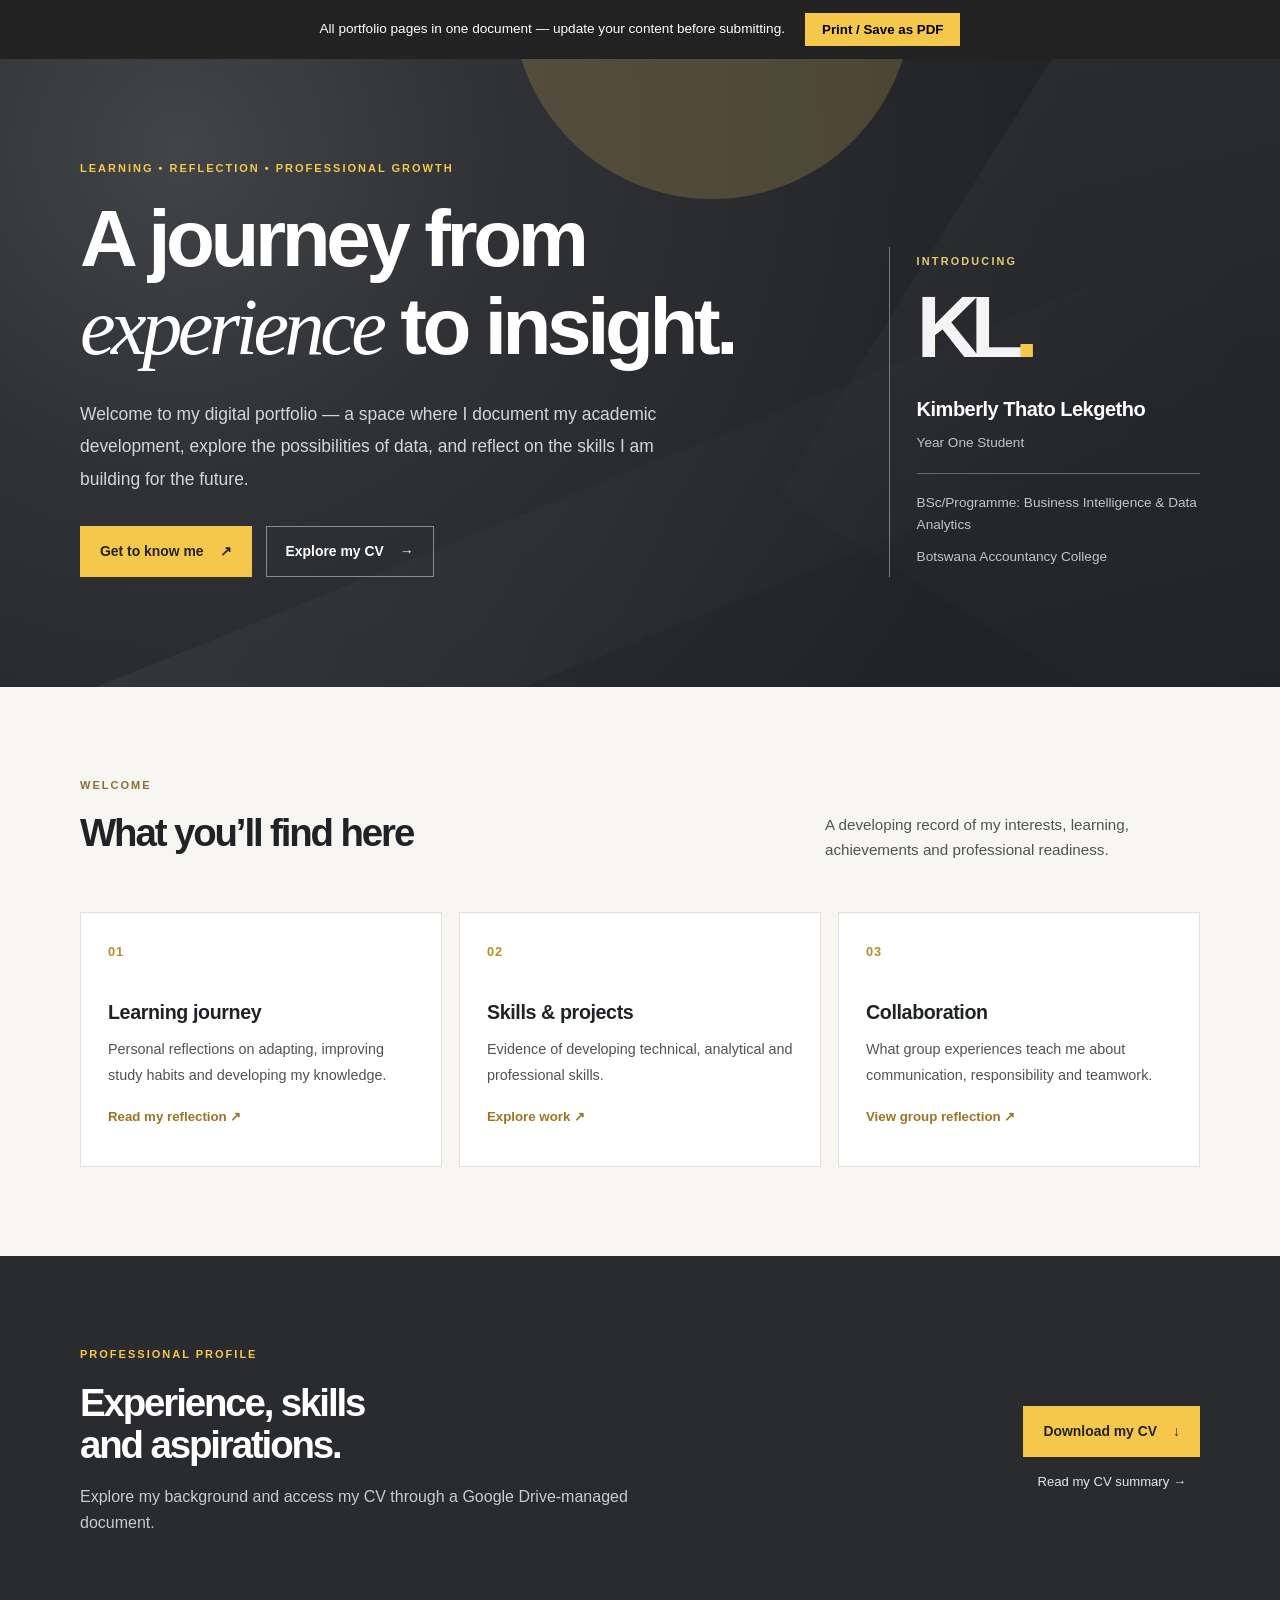
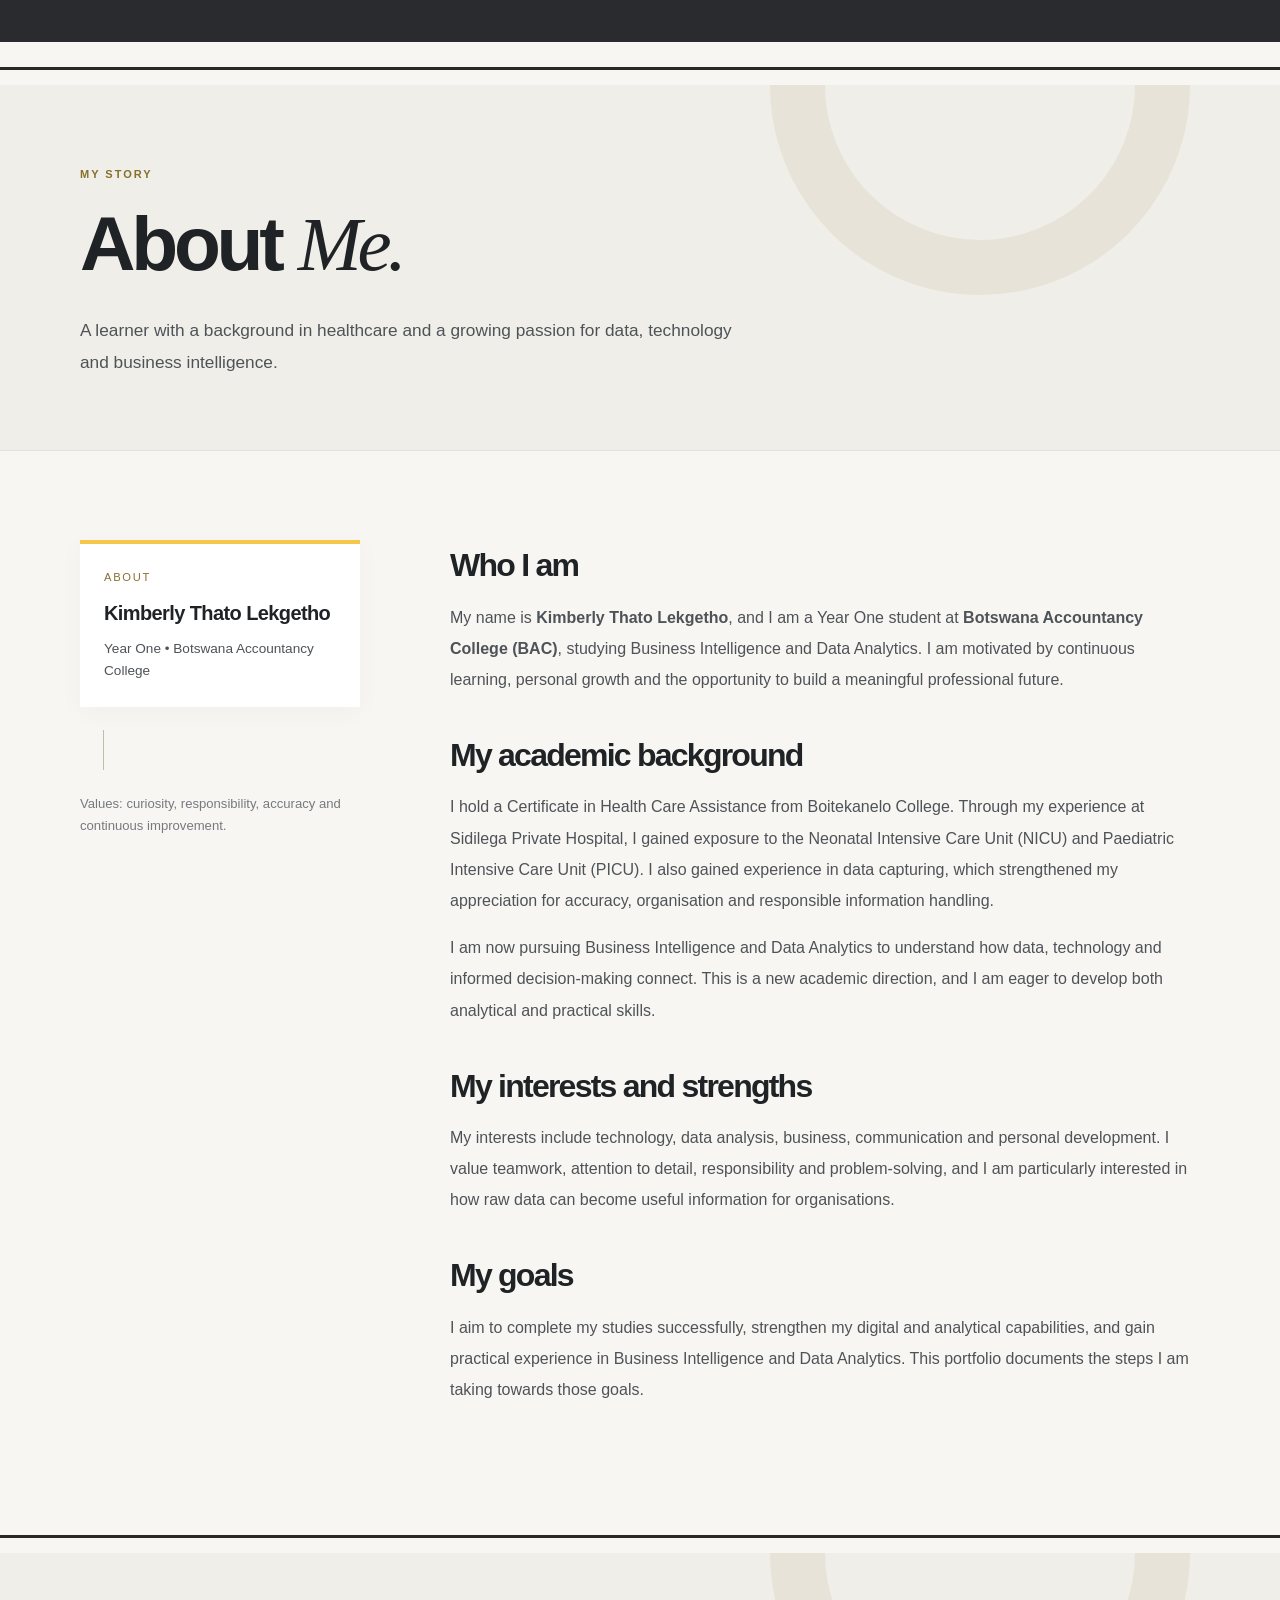
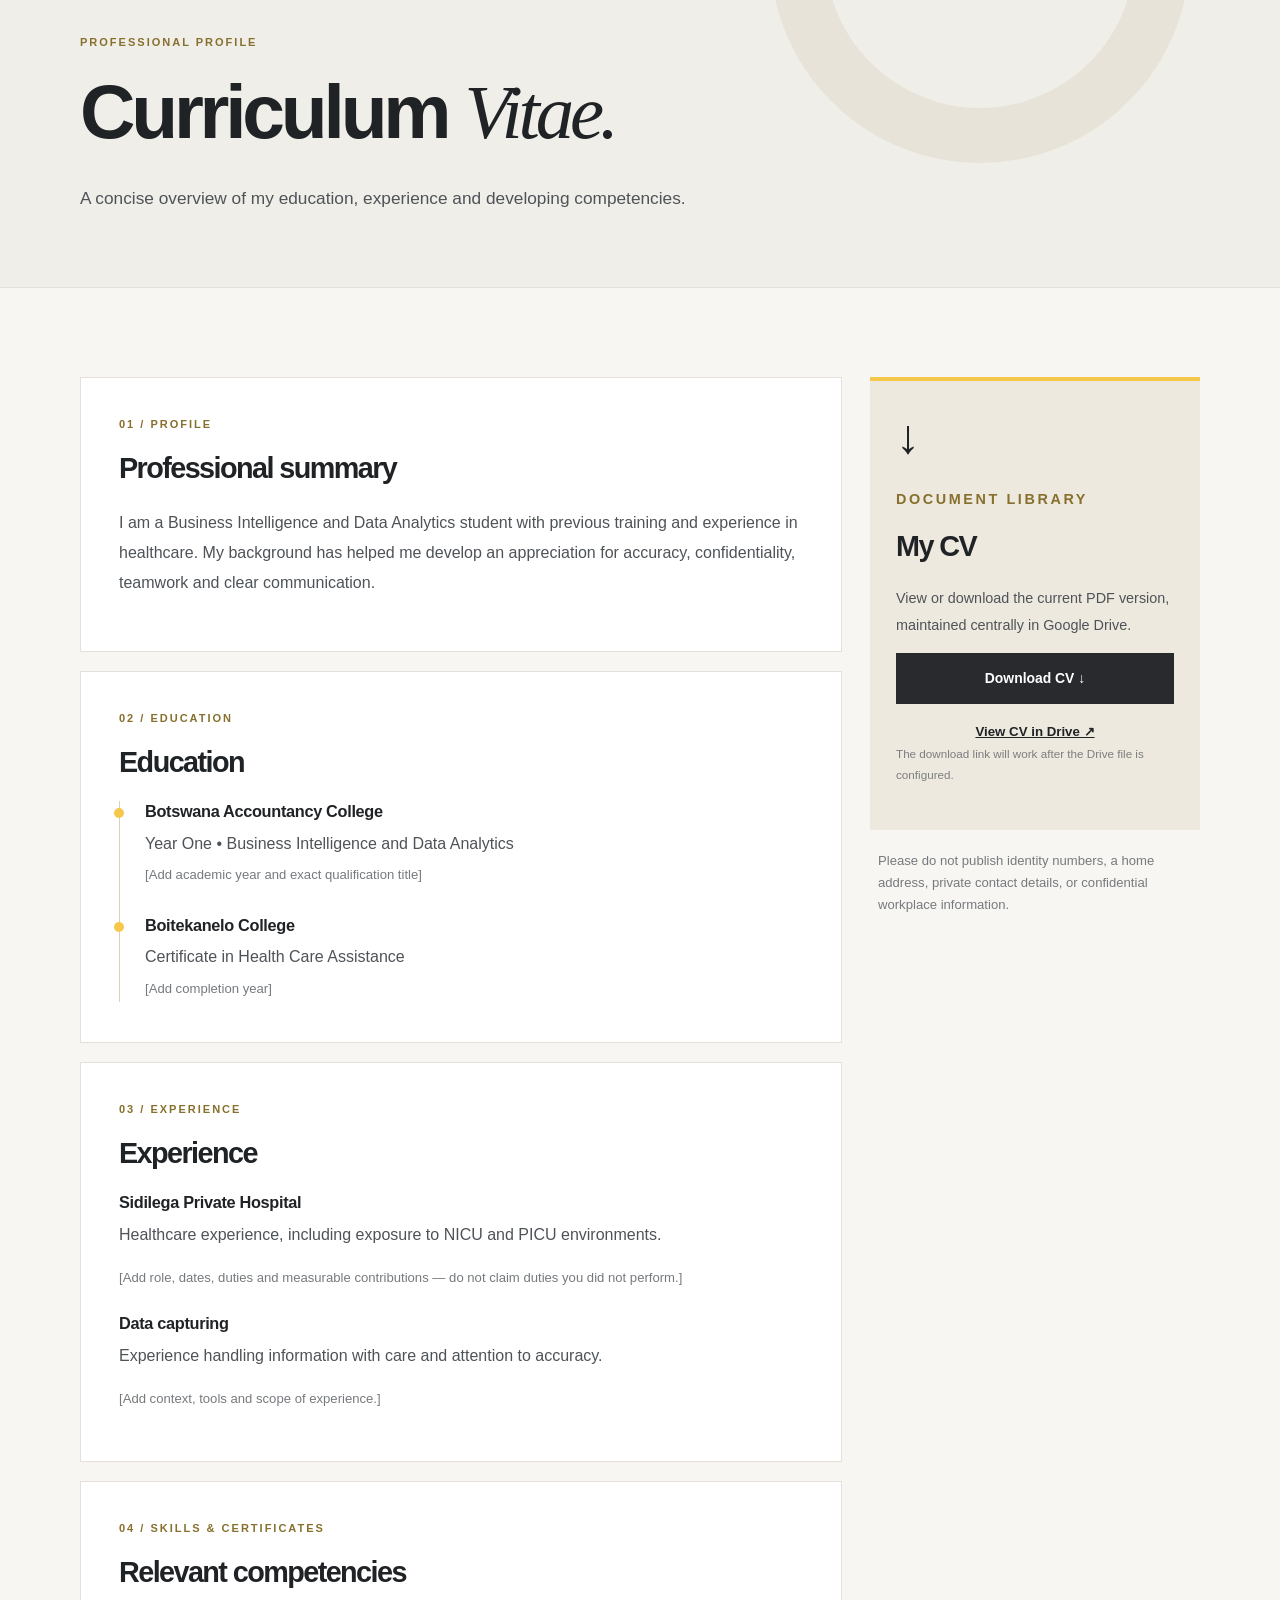
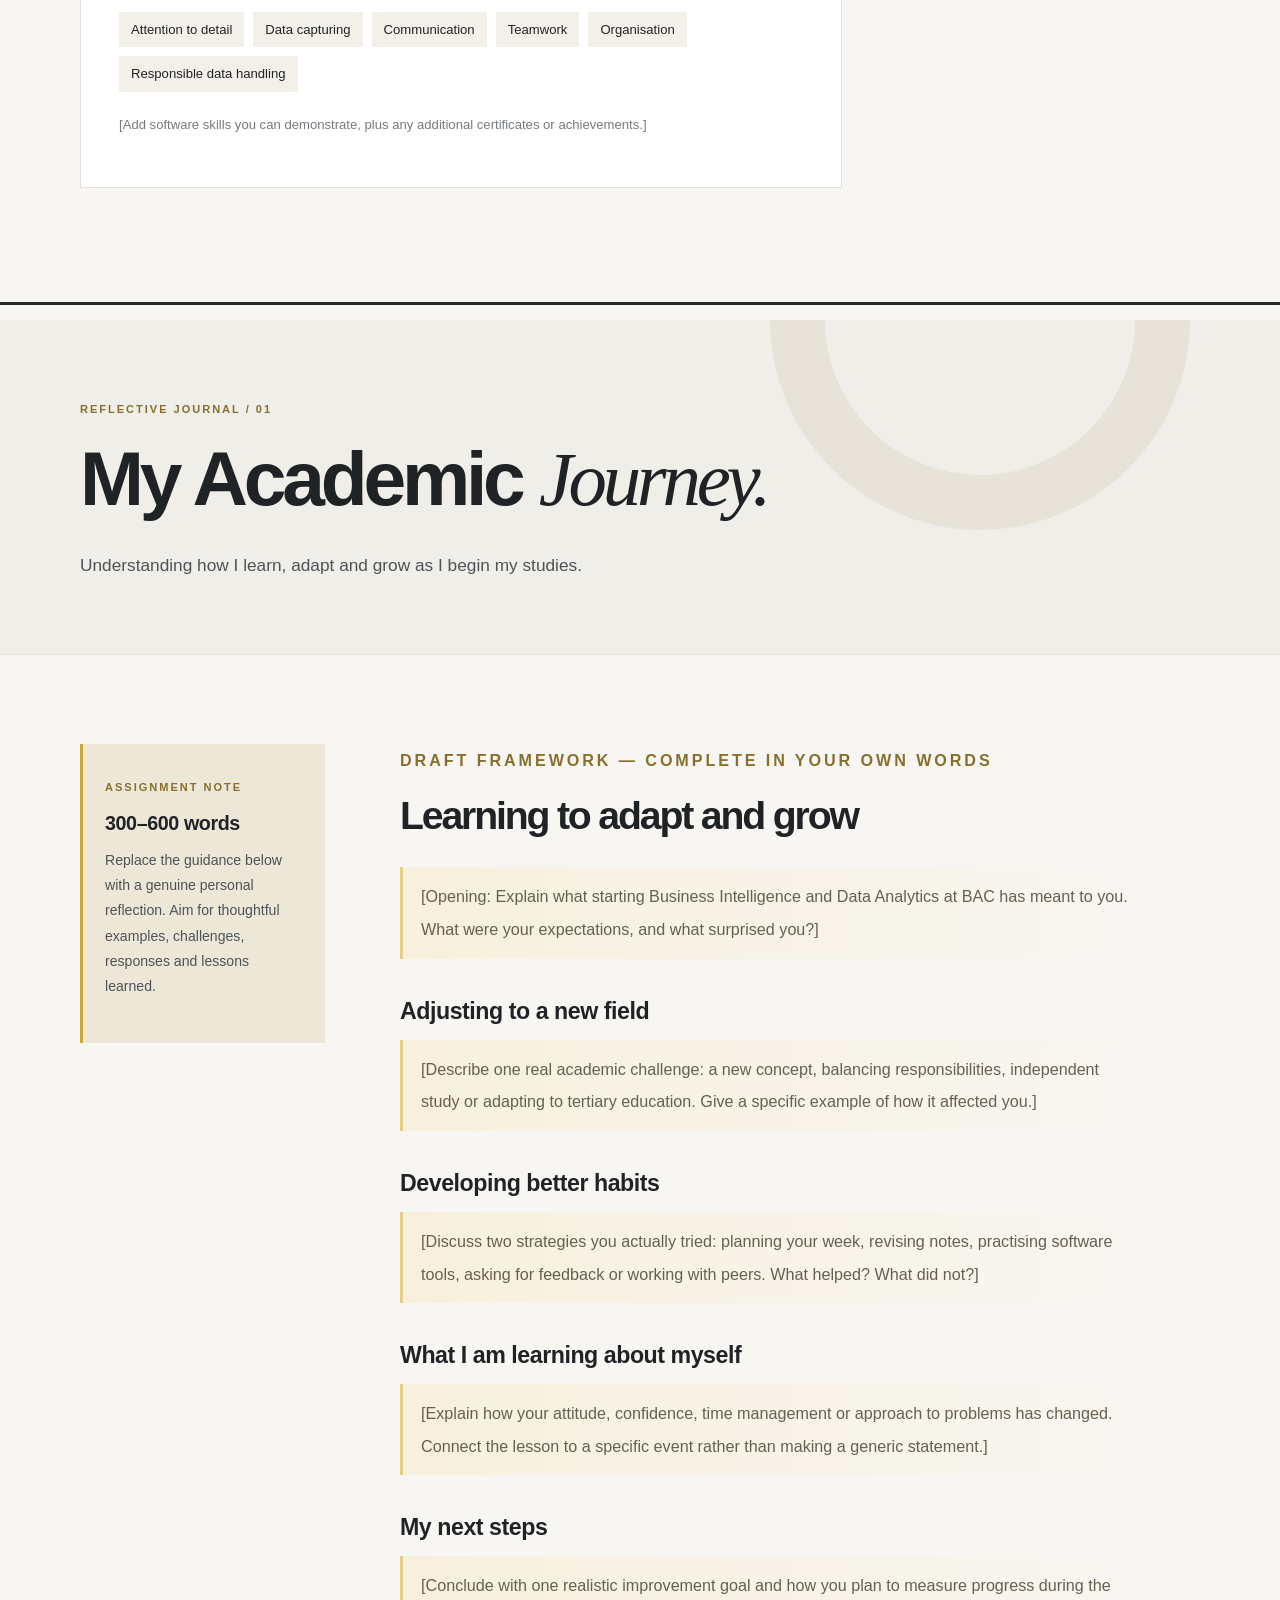
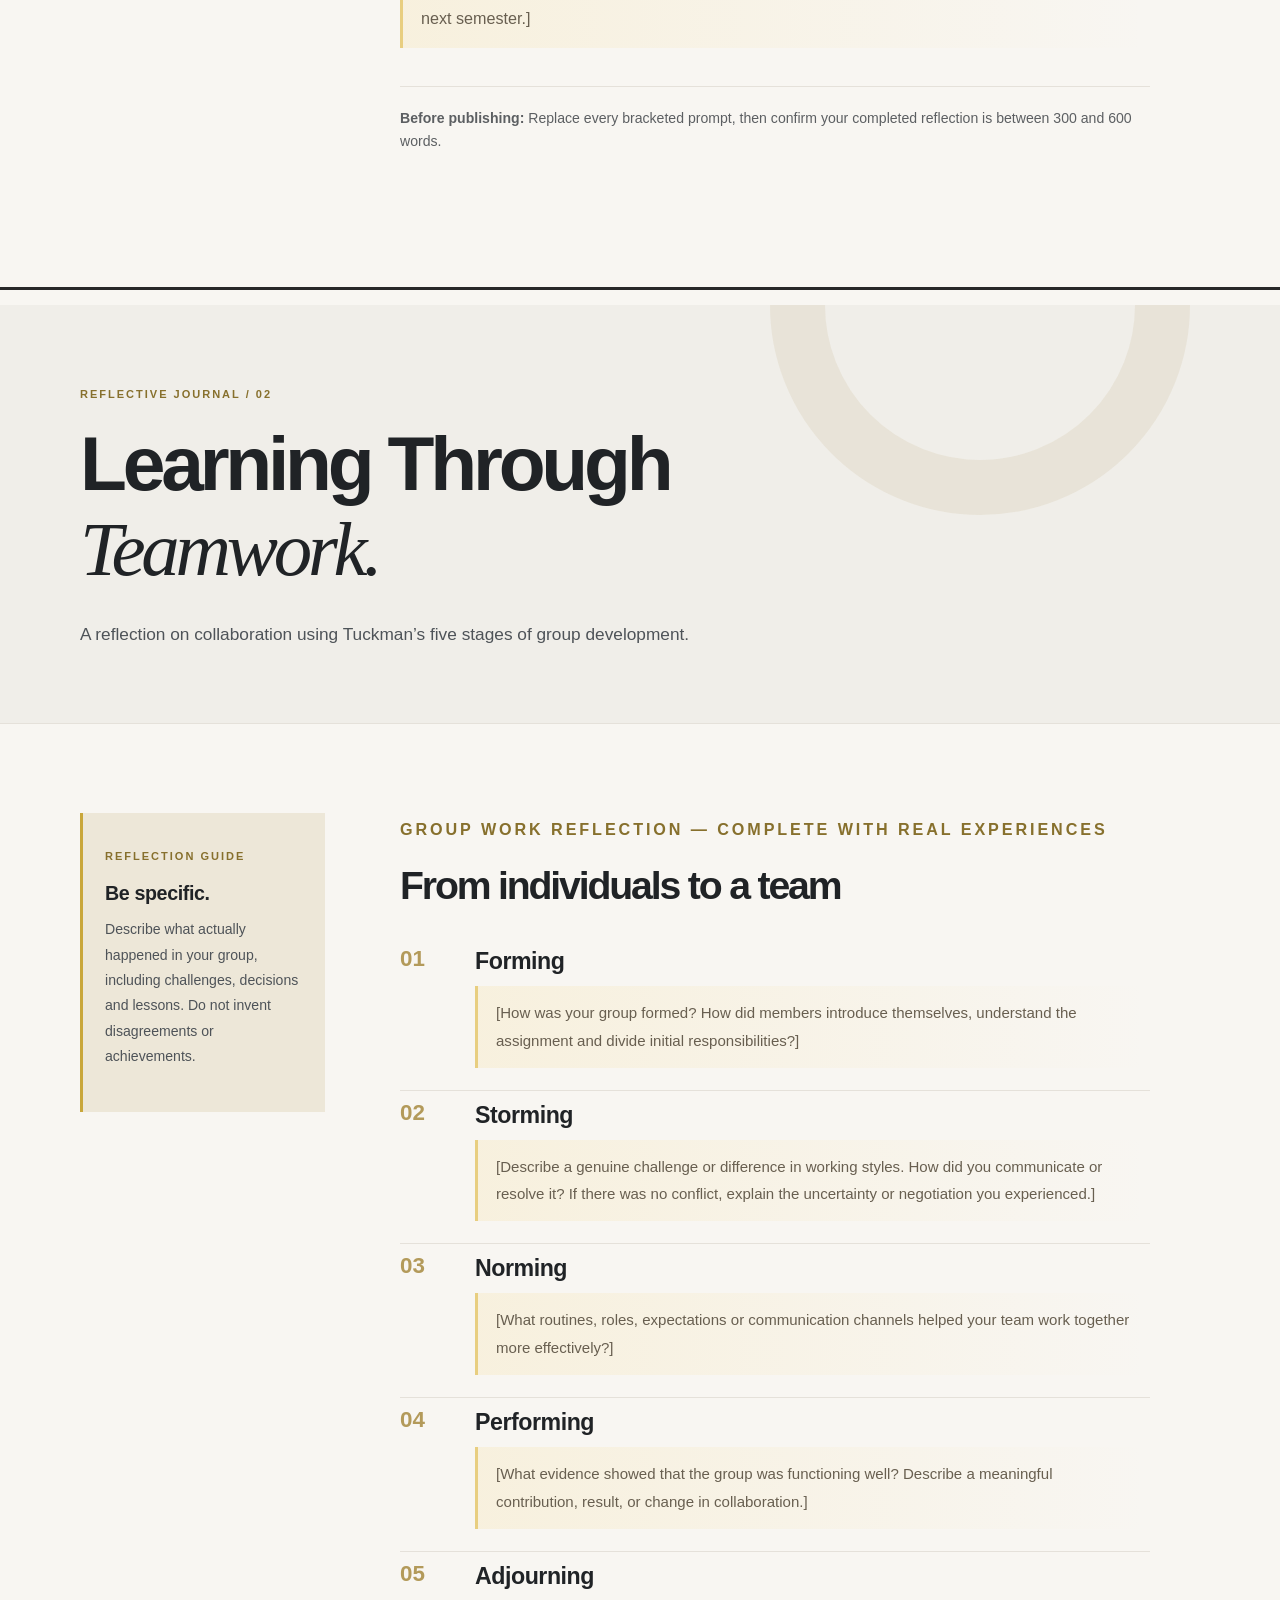
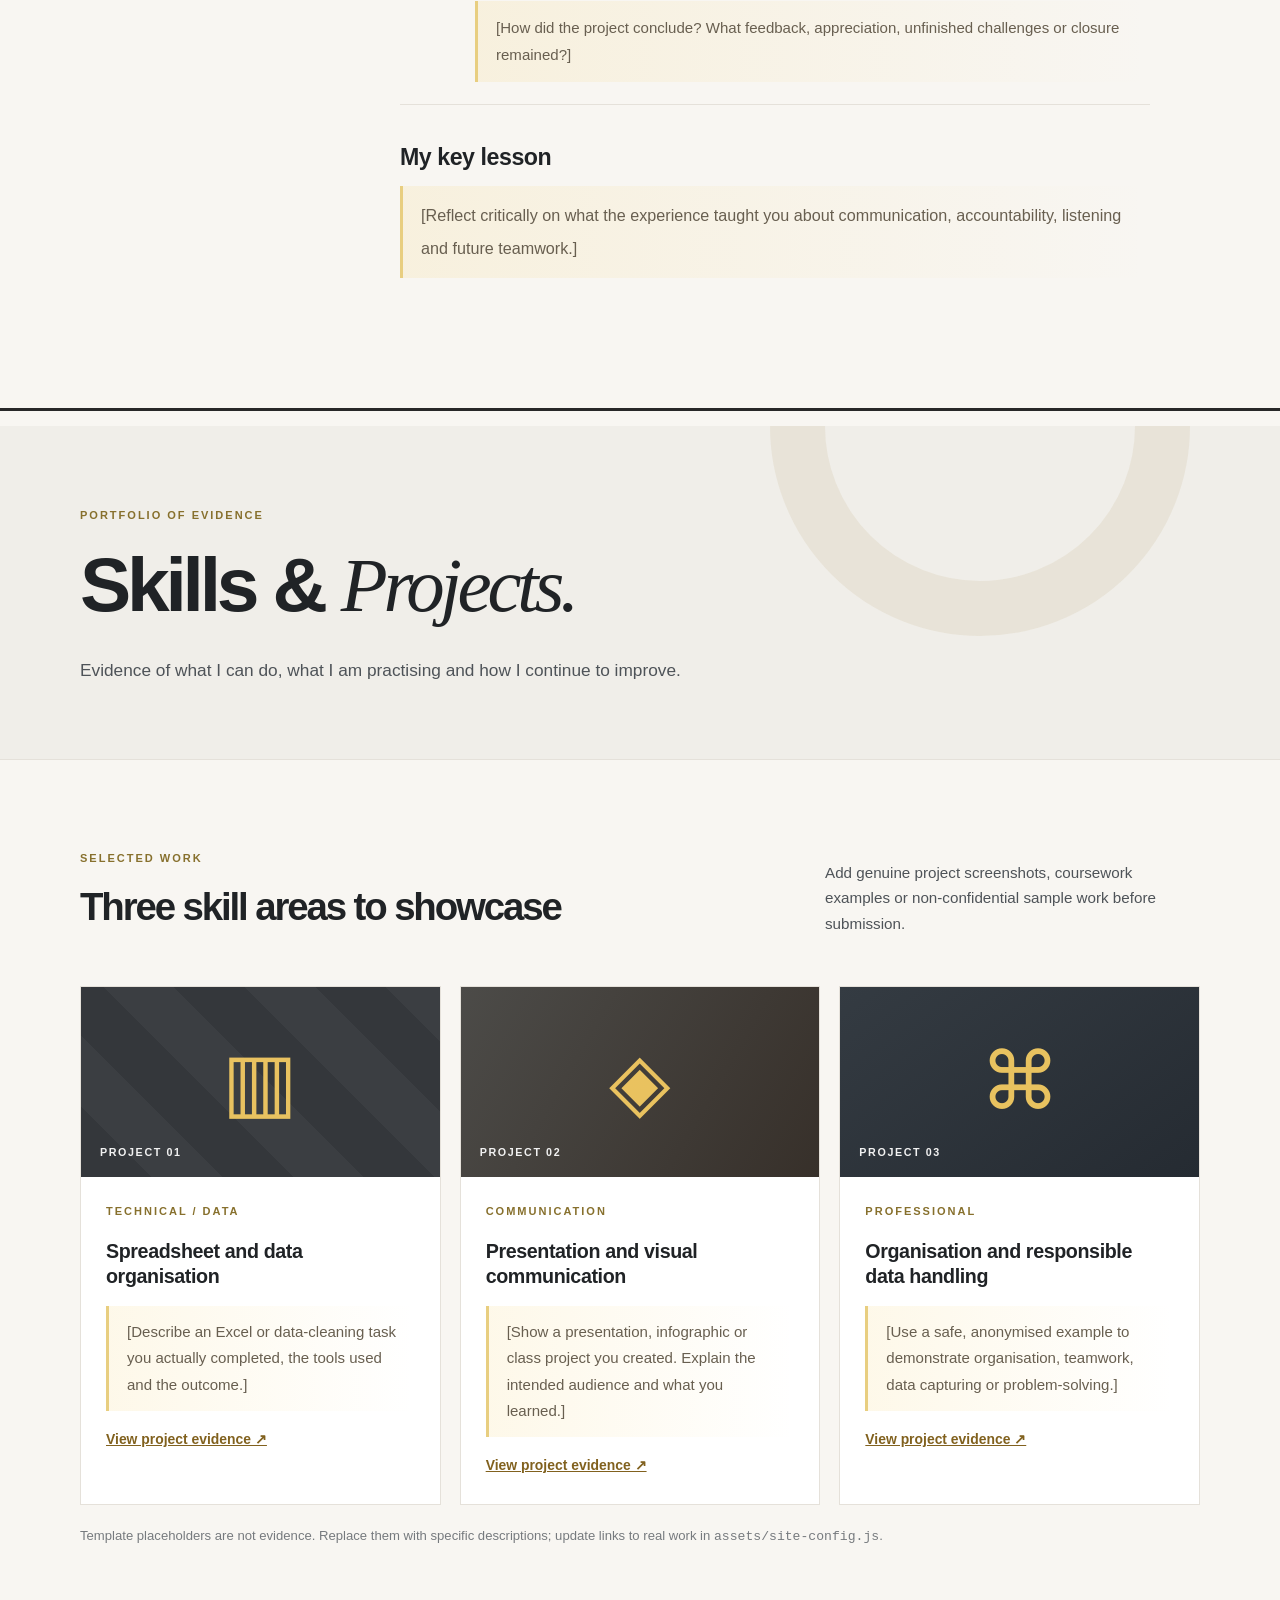
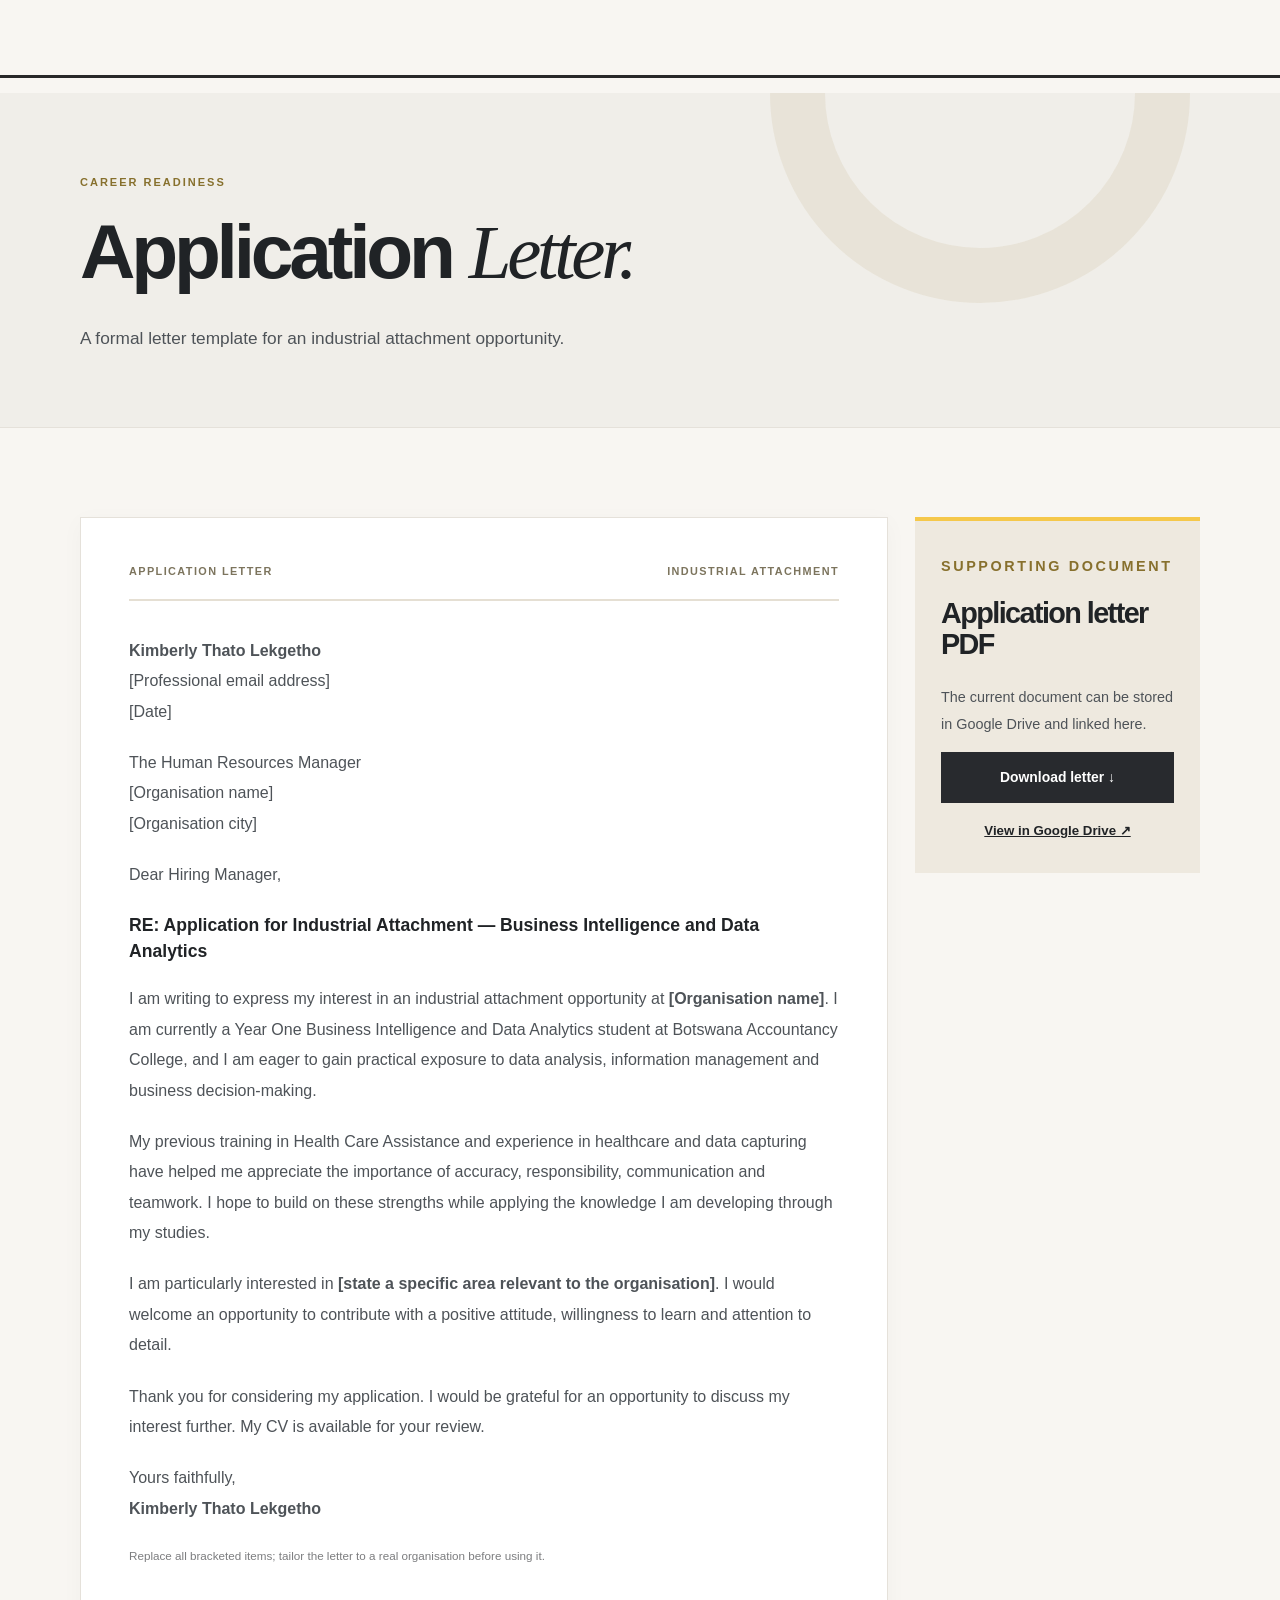
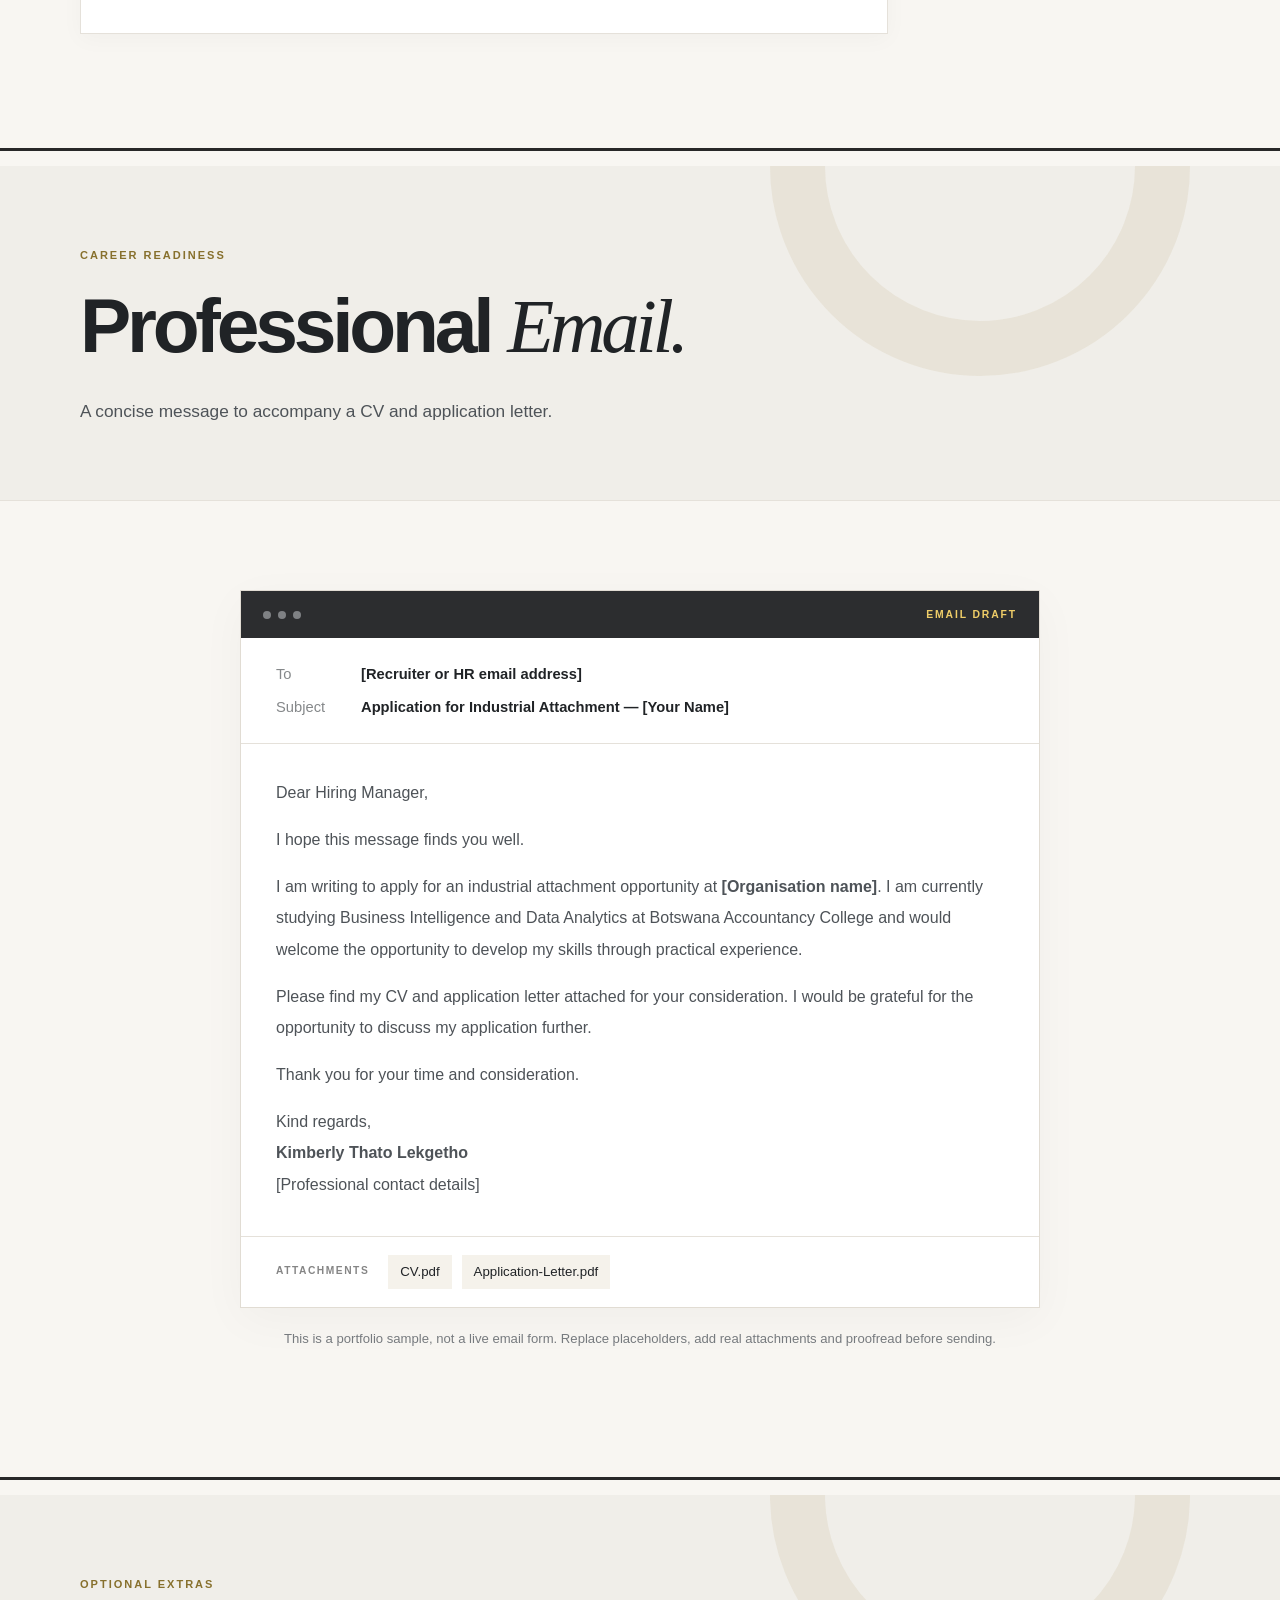
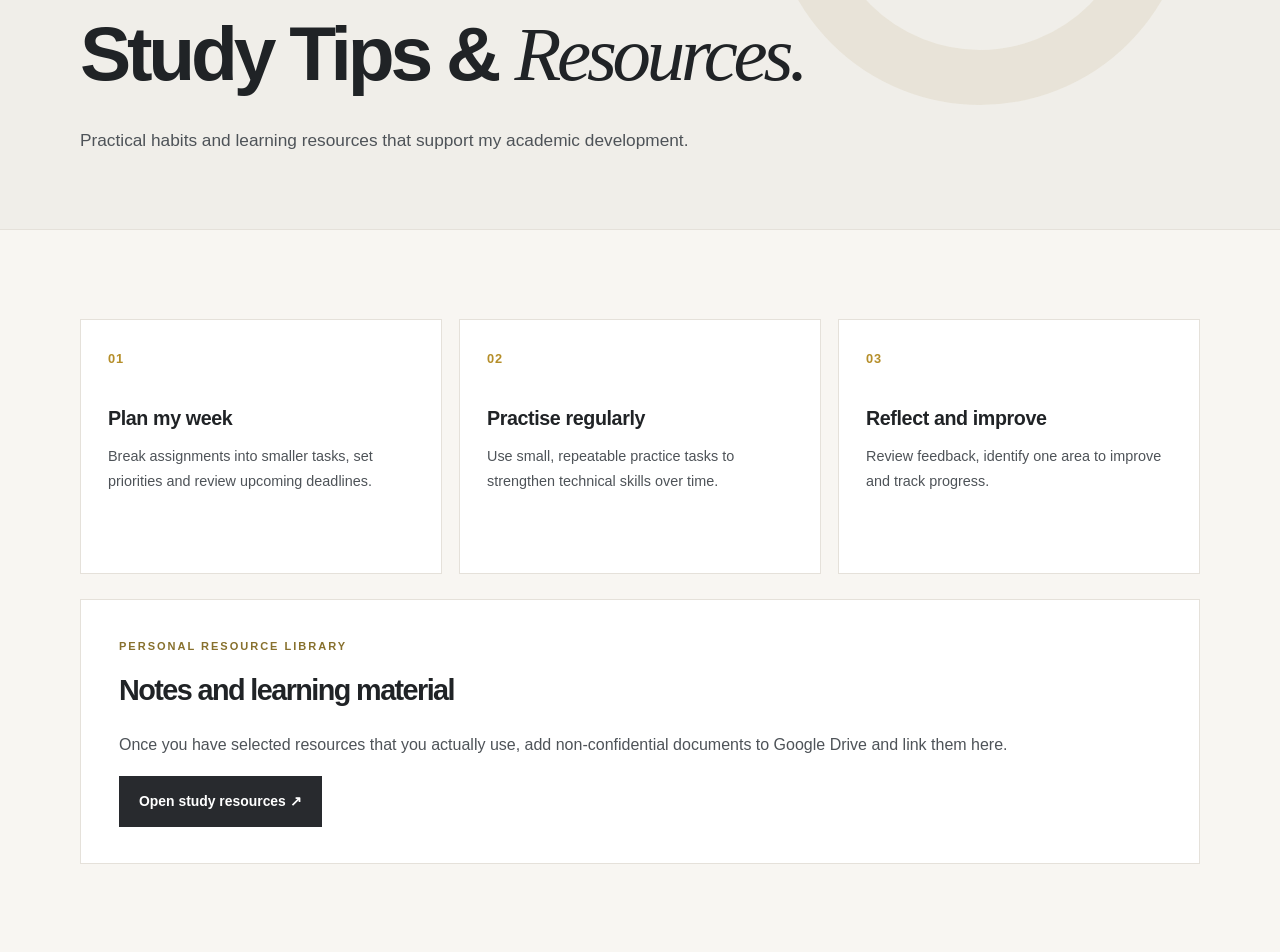
<file: print-portfolio.html>
<!doctype html><html lang="en"><head><meta charset="utf-8"><meta name="viewport" content="width=device-width,initial-scale=1"><title>Full Portfolio — Print / Save PDF</title><link rel="stylesheet" href="styles.css"><style>
.print-toolbar { position:sticky; top:0; z-index:8; background:#222; color:white; padding:13px 24px; display:flex; gap:20px; align-items:center; justify-content:center; }
.print-toolbar button { background:#f5c84b; border:0; font-weight:750; padding:9px 17px; cursor:pointer; }.print-toolbar p { color:white; margin:0; font-size:.85rem; }
.full-portfolio .print-section:not(:first-child) { border-top:3px solid #282828; margin-top:25px; padding-top:15px; }
@media print{ .print-toolbar { display:none!important; } .full-portfolio .print-section:not(:first-child) { border:0; break-before:page; margin:0; padding:0; } .full-portfolio .page-hero { margin-bottom:5px; } }
</style></head><body><div class="print-toolbar"><p>All portfolio pages in one document — update your content before submitting.</p><button type="button" onclick="window.print()">Print / Save as PDF</button></div><div id="full-portfolio" class="full-portfolio"><p style="text-align:center;padding:35px">Loading pages…</p></div><script>
const files=['index.html','about.html','cv.html','academic-journey.html','group-work.html','skills-projects.html','application-letter.html','email-template.html','study-resources.html'];
Promise.all(files.map(async f => {const r=await fetch(f);if(!r.ok)throw Error(f+': '+r.status);const t=await r.text();const d=new DOMParser().parseFromString(t,'text/html');return {title:d.title,main:d.querySelector('main').innerHTML};})).then(items=>{const root=document.getElementById('full-portfolio');root.textContent='';items.forEach(item=>{const s=document.createElement('section');s.className='print-section';s.innerHTML=item.main;root.appendChild(s);});}).catch(e=>{document.getElementById('full-portfolio').textContent='Could not load pages. Use GitHub Pages or a local web server to view this page. '+e.message;});
</script></body></html>
</file>
<file: styles.css>
/* EDIT COLOURS HERE. No frameworks, accounts or build process required. */
:root { --ink:#202326; --ink2:#303236; --paper:#f8f6f2; --white:#fff; --soft:#eae6df; --muted:#6b6e71; --accent:#f5c84b; --border:#e5e1da; --radius:2px; --width:1120px; }
* { box-sizing:border-box; }
html { scroll-behavior:smooth; }
body { margin:0; background:var(--paper); color:var(--ink); font:16px/1.65 -apple-system,BlinkMacSystemFont,'Segoe UI',Arial,sans-serif; }
a { color:inherit; text-decoration:none; }
a:focus-visible,button:focus-visible { outline:3px solid #3369d6; outline-offset:3px; }
img { max-width:100%; height:auto; }
.container { width:min(var(--width),calc(100% - 64px)); margin:0 auto; }
.site-header { position:relative; z-index:5; background:#242629; color:white; border-bottom:1px solid rgba(255,255,255,.10); }
.navbar { width:min(1240px,calc(100% - 64px)); margin:auto; min-height:82px; display:flex; align-items:center; gap:34px; justify-content:space-between; }
.brand { font-weight:650; font-size:1.15rem; letter-spacing:-.04em; white-space:nowrap; }
.brand-dot { color:var(--accent); }
.nav-links { display:flex; gap:22px; align-items:center; font-size:.85rem; font-weight:600; }
.nav-links > a,.dropbtn { padding:30px 0 27px; border:0; border-bottom:3px solid transparent; color:#f1f1f1; white-space:nowrap; background:none; font:inherit; cursor:pointer; }
.nav-links > a:hover,.nav-links > a.current,.dropbtn:hover,.dropbtn.current { color:#fff; border-bottom-color:var(--accent); }
.dropdown { position:relative; }
.dropdown-panel { display:none; position:absolute; top:100%; right:0; background:#2c2d30; min-width:224px; box-shadow:0 15px 38px rgba(0,0,0,.2); padding:10px; border:1px solid rgba(255,255,255,.1); }
.dropdown:hover .dropdown-panel,.dropdown:focus-within .dropdown-panel,.dropdown.open .dropdown-panel { display:grid; }
.dropdown-panel a { color:#f5f5f5; font-size:.87rem; padding:11px 13px; border-radius:2px; }
.dropdown-panel a:hover,.dropdown-panel a.current { background:#414146; }
.mobile-toggle { display:none; color:white; background:none; border:1px solid #676767; font:inherit; padding:5px 11px; cursor:pointer; }
.hero { position:relative; background:#242629; color:#fff; overflow:hidden; }
.hero-home { min-height:550px; }
.hero-art { position:absolute; inset:0; z-index:0; background: radial-gradient(circle at 14% 14%,#44474b 0,#303235 28%,#212326 72%); opacity:.92; }
.hero-art .sun { position:absolute; width:400px; height:400px; top:-260px; left:40%; background:#d8b45d; border-radius:50%; opacity:.24; }
.hero-art .shape { position:absolute; background:linear-gradient(135deg,#44464a,#1e2024); transform:rotate(-22deg); }
.hero-art .shape-one { width:115%; height:160px; left:-12%; bottom:30px; opacity:.5; }
.hero-art .shape-two { width:45%; height:800px; right:-19%; top:-150px; transform:rotate(32deg); opacity:.35; }
.hero-inner { position:relative; z-index:1; display:grid; grid-template-columns:1.5fr .65fr; gap:90px; align-items:center; padding:100px 0 110px; }
.eyebrow { color:#87702d; font-size:.69rem; font-weight:800; letter-spacing:.18em; margin:0 0 18px; text-transform:uppercase; }
.eyebrow.light { color:var(--accent); }
h1,h2,h3,p { margin-top:0; }
h1,h2 { letter-spacing:-.055em; line-height:1.1; }
h1 { font-size:clamp(3.5rem,6.25vw,6.3rem); font-weight:760; margin:0 0 27px; }
h1 em,h2 em { font-family:Georgia,serif; font-weight:400; letter-spacing:-.055em; }
h2 { font-size:clamp(2rem,3vw,3.1rem); margin-bottom:23px; }
h3 { font-size:1.23rem; line-height:1.25; margin-bottom:13px; letter-spacing:-.02em; }
p { color:#4e5358; }
.hero h1,.hero h2,.section-dark h2 { color:white; }
.hero-lead { color:#d4d6d7; max-width:630px; font-size:1.09rem; line-height:1.85; }
.hero-actions { display:flex; gap:14px; flex-wrap:wrap; margin-top:31px; }
.btn { display:inline-flex; align-items:center; justify-content:center; gap:16px; padding:13px 19px; font-weight:750; font-size:.87rem; border:1px solid transparent; min-height:49px; transition:transform .15s ease,background .15s ease; }
.btn:hover:not(.is-unavailable) { transform:translateY(-2px); }
.btn-gold { background:var(--accent); color:#222; }
.btn-gold:hover { background:#ffdc75; }
.btn-outline-light { color:white; border-color:#8a8b8f; }
.btn-outline-light:hover { background:#ffffff12; }
.btn-dark { background:#282a2e; color:white; }
.btn-dark:hover { background:#3e4044; }
.btn.full { width:100%; }
.btn.is-unavailable,.drive-button.is-unavailable { opacity:.56; cursor:not-allowed; }
.hero-side { border-left:1px solid #797a7c; padding-left:27px; align-self:end; }
.tiny-label { color:#e6cb72; font-size:.68rem; letter-spacing:.2em; font-weight:800; }
.intro-initials { color:rgba(255,255,255,.95); font-size:5.5rem; font-weight:760; letter-spacing:-.11em; line-height:1.2; }
.intro-initials span { color:var(--accent); }
.hero-side h2 { font-size:1.25rem; line-height:1.45; margin:16px 0 8px; letter-spacing:-.025em; }
.hero-side p { color:#c2c4c7; font-size:.85rem; margin-bottom:9px; }
.hero-side .rule { height:1px; background:#676a6d; margin:18px 0; }
.section { padding:89px 0; }
.section-heading { margin-bottom:35px; }
.section-heading.between { display:flex; align-items:end; justify-content:space-between; gap:30px; }
.section-intro { max-width:375px; font-size:.95rem; }
.feature-grid { display:grid; gap:17px; }
.feature-grid.three { grid-template-columns:repeat(3,1fr); }
.feature-card { display:block; background:white; padding:28px 27px 31px; border:1px solid var(--border); min-height:255px; transition:box-shadow .2s,transform .2s; }
a.feature-card:hover { transform:translateY(-3px); box-shadow:0 15px 30px #00000011; }
.feature-n { display:block; font-weight:800; color:#b58e29; font-size:.8rem; letter-spacing:.06em; margin-bottom:37px; }
.feature-card p { font-size:.9rem; line-height:1.8; }
.text-link { color:#9a7526; font-size:.83rem; font-weight:750; }
.section-dark { background:#292b2e; color:white; }
.section-dark p { color:#c9cbcd; }
.cta-row { display:flex; gap:40px; justify-content:space-between; align-items:center; }
.cta-row h2 { margin-bottom:18px; }
.cta-row > div:first-child { max-width:590px; }
.action-stack { display:flex; flex-direction:column; gap:14px; align-items:center; }
.secondary-on-dark { color:#e7e7e7; font-size:.82rem; }
.page-hero { background:#f0eee9; border-bottom:1px solid var(--border); padding:80px 0 72px; position:relative; overflow:hidden; }
.page-hero::after { content:''; position:absolute; width:310px; height:310px; border:55px solid #e2dbca; border-radius:50%; top:-210px; right:7%; opacity:.55; }
.page-hero .container { position:relative; z-index:1; }
.page-hero h1 { font-size:clamp(3.5rem,6vw,5.4rem); max-width:900px; }
.page-lead { font-size:1.08rem; max-width:680px; line-height:1.85; margin-bottom:0; }
.editorial-grid { display:grid; grid-template-columns:280px 1fr; gap:90px; }
.label-card { padding:24px; border-top:4px solid var(--accent); background:white; box-shadow:0 5px 25px #00000008; }
.label-card span { display:block; font-size:.7rem; letter-spacing:.15em; color:#897032; margin-bottom:14px; }
.label-card strong { font-size:1.25rem; letter-spacing:-.03em; line-height:1.25; display:block; }
.label-card p { margin:12px 0 0; font-size:.85rem; }
.vertical-rule { height:40px; width:1px; background:#c4bcab; margin:23px; }
.small-muted { color:#767a7e; font-size:.82rem; line-height:1.7; }
.editorial-content h2 { font-size:2rem; margin:8px 0 18px; }
.editorial-content h2:not(:first-child) { margin-top:43px; }
.editorial-content p { font-size:1rem; line-height:1.95; }
.cv-layout { display:grid; grid-template-columns:minmax(0,1fr) 330px; gap:28px; align-items:start; }
.cv-main { display:grid; gap:19px; }
.content-panel { background:white; padding:36px 38px; border:1px solid var(--border); }
.content-panel h2 { font-size:1.8rem; }
.content-panel h3 { font-size:1.02rem; margin-top:22px; margin-bottom:7px; }
.content-panel p { line-height:1.9; }
.timeline { border-left:1px solid #dbd1b8; padding-left:25px; }
.timeline > div { position:relative; margin-bottom:27px; }
.timeline > div:last-child { margin-bottom:0; }
.timeline-dot { position:absolute; width:10px; height:10px; background:var(--accent); left:-31px; top:7px; border-radius:50%; }
.timeline h3 { margin-top:0; }
.timeline p { margin:0 0 4px; }
.tag-wrap { display:flex; gap:9px; flex-wrap:wrap; margin:21px 0; }
.tag-wrap span { background:#f3f0e9; padding:7px 12px; font-size:.82rem; }
.download-panel { background:#eee9df; padding:32px 26px; border-top:4px solid var(--accent); }
.download-panel h2 { font-size:1.8rem; }
.download-panel p { font-size:.9rem; line-height:1.85; }
.download-icon { font-size:3rem; line-height:1; font-weight:600; display:block; margin-bottom:25px; }
.subtle-link { display:block; margin-top:17px; text-align:center; text-decoration:underline; font-weight:650; font-size:.83rem; }
.tiny { font-size:.73rem!important; }
.muted { color:#7c7d7f!important; }
.sidebar-note { margin:20px 8px; }
.article-layout { display:grid; grid-template-columns:245px minmax(0,1fr); gap:75px; }
.sticky-note { background:#ede7d8; padding:29px 22px; border-left:3px solid #c9a73b; }
.sticky-note h3 { margin:12px 0; }
.sticky-note p { font-size:.88rem; line-height:1.8; }
.article-content { max-width:750px; }
.article-content h2 { font-size:2.45rem; margin:0 0 30px; }
.article-content h3 { font-size:1.45rem; margin:38px 0 14px; }
.article-content > p { line-height:2.02; font-size:1.01rem; }
.placeholder { background:linear-gradient(90deg,rgba(244,200,75,.12),transparent); border-left:3px solid #e8ce80; padding:13px 18px; color:#685f50; font-size:.94rem; line-height:1.85; }
.article-endnote { border-top:1px solid var(--border); padding:20px 0; margin-top:38px; color:#5c5f62; font-size:.88rem; }
.stage { display:grid; grid-template-columns:55px 1fr; gap:20px; padding:10px 0 22px; border-bottom:1px solid var(--border); }
.stage-index { color:#b39a5a; font-size:1.4rem; font-weight:800; line-height:1.1; }
.stage h3 { margin:0 0 10px; }
.stage p { margin-bottom:0; }
.project-grid { display:grid; grid-template-columns:repeat(3,minmax(0,1fr)); gap:19px; }
.project-card { background:white; border:1px solid var(--border); overflow:hidden; }
.project-image { height:190px; background:repeating-linear-gradient(45deg,#34373b,#34373b 50px,#3b3e42 50px,#3b3e42 100px); color:#f3ca62; display:flex; justify-content:center; align-items:center; position:relative; }
.project-image.alt { background:linear-gradient(120deg,#4c4b48,#37302a); }
.project-image.last { background:linear-gradient(145deg,#343b42,#252b32); }
.project-icon { font-size:5rem; font-family:Georgia,serif; opacity:.95; }
.project-label { position:absolute; left:19px; bottom:15px; color:#f1f1f1; font-weight:800; font-size:.67rem; letter-spacing:.15em; }
.project-body { padding:25px; }
.project-body h3 { min-height:54px; }
.project-body p { line-height:1.75; }
.project-resource { color:#81611e; font-weight:750; font-size:.87rem; text-decoration:underline; }
.below-grid { margin-top:20px; }
.document-layout { display:grid; grid-template-columns:minmax(0,1fr) 285px; gap:27px; align-items:start; }
.letter-sheet { background:white; border:1px solid var(--border); padding:45px 48px; box-shadow:0 5px 22px #00000008; }
.letter-sheet p { line-height:1.9; margin-bottom:21px; }
.document-topline { display:flex; justify-content:space-between; flex-wrap:wrap; gap:10px; border-bottom:2px solid #e5dfd3; padding-bottom:18px; margin-bottom:35px; color:#7c745d; font-size:.68rem; letter-spacing:.13em; font-weight:800; }
.letter-sheet h2 { font-size:1.1rem; line-height:1.5; letter-spacing:0; margin-bottom:20px; }
.email-frame { background:white; border:1px solid #e1dcd3; width:min(800px,100%); margin:auto; box-shadow:0 12px 45px #00000009; }
.email-header { background:#2c2d2f; padding:15px 22px; display:flex; gap:7px; align-items:center; }
.email-dot { width:8px; height:8px; border-radius:50%; background:#7f8184; }
.email-heading { margin-left:auto; font-size:.65rem; font-weight:800; letter-spacing:.18em; color:#efcd68; }
.email-meta { border-bottom:1px solid var(--border); padding:24px 35px; display:grid; gap:8px; font-size:.92rem; }
.email-meta div { display:grid; grid-template-columns:75px 1fr; gap:10px; }
.email-meta span { color:#85888a; }
.email-body { padding:33px 35px 20px; }
.email-body p { line-height:1.95; }
.email-attachments { border-top:1px solid var(--border); padding:18px 35px; display:flex; align-items:center; gap:10px; flex-wrap:wrap; }
.email-attachments > span:first-child { font-weight:800; font-size:.64rem; letter-spacing:.15em; color:#858585; margin-right:9px; }
.attachment-pill { background:#f5f2eb; padding:6px 12px; font-size:.83rem; }
.after-panel { text-align:center; margin-top:20px; }
.resources-panel { margin-top:25px; }
.site-footer { background:#202225; color:#c2c3c5; padding:42px 0 28px; }
.footer-inner { display:grid; grid-template-columns:1fr auto; gap:25px; align-items:center; }
.footer-brand { color:#fff; font-weight:800; letter-spacing:-.04em; font-size:1.1rem; }
.site-footer p { color:#bfc0c1; font-size:.78rem; margin:8px 0 0; }
.footer-links { display:flex; gap:18px; flex-wrap:wrap; font-size:.8rem; }
.footer-links a:hover { color:var(--accent); }
.footer-bottom { border-top:1px solid #44464a; margin-top:30px; padding-top:18px; font-size:.72rem; color:#a6a8aa; }
.print-only { display:none; }
@media (max-width:1100px){ .nav-links { gap:12px; font-size:.77rem; } .navbar { gap:15px; }.hero-inner { gap:50px; } }
@media (max-width:840px){ .navbar { min-height:70px; flex-wrap:wrap; padding:16px 0; } .mobile-toggle { display:block; margin-left:auto; } .nav-links { display:none; width:100%; flex-direction:column; align-items:stretch; gap:0; } .nav-links.mobile-open { display:flex; }.nav-links > a,.dropbtn { width:100%; text-align:left; padding:11px 0; } .dropbtn { border:0; } .dropdown-panel { position:static; box-shadow:none; margin:3px 0 8px; }.dropdown:hover .dropdown-panel,.dropdown:focus-within .dropdown-panel { display:none; } .dropdown.open .dropdown-panel { display:grid; }.hero-inner { grid-template-columns:1fr; padding:70px 0; gap:50px; } .hero-side { max-width:400px; }.feature-grid.three,.project-grid { grid-template-columns:1fr 1fr; }.editorial-grid,.article-layout { grid-template-columns:1fr; gap:28px; }.editorial-aside { max-width:400px; }.cv-layout { grid-template-columns:1fr; }.cv-side { display:grid; grid-template-columns:1fr 1fr; gap:15px; }.document-layout { grid-template-columns:1fr; }.document-aside { max-width:350px; } }
@media (max-width:560px){.container,.navbar { width:calc(100% - 36px); }.section { padding:56px 0; }.page-hero { padding:63px 0 60px; }.hero-inner { padding:56px 0 65px; }.hero h1,.page-hero h1 { font-size:3.25rem; }.hero-lead { font-size:.98rem; }.feature-grid.three,.project-grid { grid-template-columns:1fr; }.section-heading.between,.cta-row { display:block; }.action-stack { align-items:start; margin-top:28px; }.cv-side { grid-template-columns:1fr; }.content-panel { padding:27px 22px; }.letter-sheet { padding:26px 20px; }.email-meta,.email-body,.email-attachments { padding-left:19px; padding-right:19px; }.email-meta div { grid-template-columns:1fr; gap:0; }.footer-inner { grid-template-columns:1fr; }.hero-actions { flex-direction:column; align-items:flex-start; }}
@media print { @page { size:A4; margin:14mm 12mm; } html,body { background:white; color:#111; font-size:11pt; print-color-adjust:exact;-webkit-print-color-adjust:exact; } .container { width:100%; } .site-header,.site-footer,.hero-actions,.action-stack,.btn,.no-print { display:none!important; } .hero,.page-hero,.section,.section-dark { background:white!important; color:#111!important; padding:16px 0 10px!important; min-height:0!important; } .hero-art,.hero-side { display:none!important; } .hero-inner { display:block; padding:0!important; }.hero h1,.section-dark h2 { color:#111; }.hero-lead,.section-dark p { color:#333; }.feature-grid.three,.project-grid,.cv-layout,.document-layout,.editorial-grid,.article-layout { display:block; }.feature-card,.project-card,.content-panel,.download-panel,.letter-sheet,.email-frame { box-shadow:none; break-inside:avoid; border-color:#ccc; margin-bottom:10px; }.project-image { height:70px; }.section-heading.between,.cta-row { display:block; }.stage { break-inside:avoid; }.sticky-note { display:none; }.article-content { max-width:100%; }.page-break { break-before:page; page-break-before:always; }.print-only { display:block; }.letter-sheet { padding:20px; }.placeholder { border:1px dashed #ddd; }.feature-n { margin-bottom:10px; }.article-endnote,.below-grid,.sidebar-note { display:none; }.cv-side { margin-top:12px; }.download-panel { padding:13px; }.download-icon { display:none; } }
</file>
